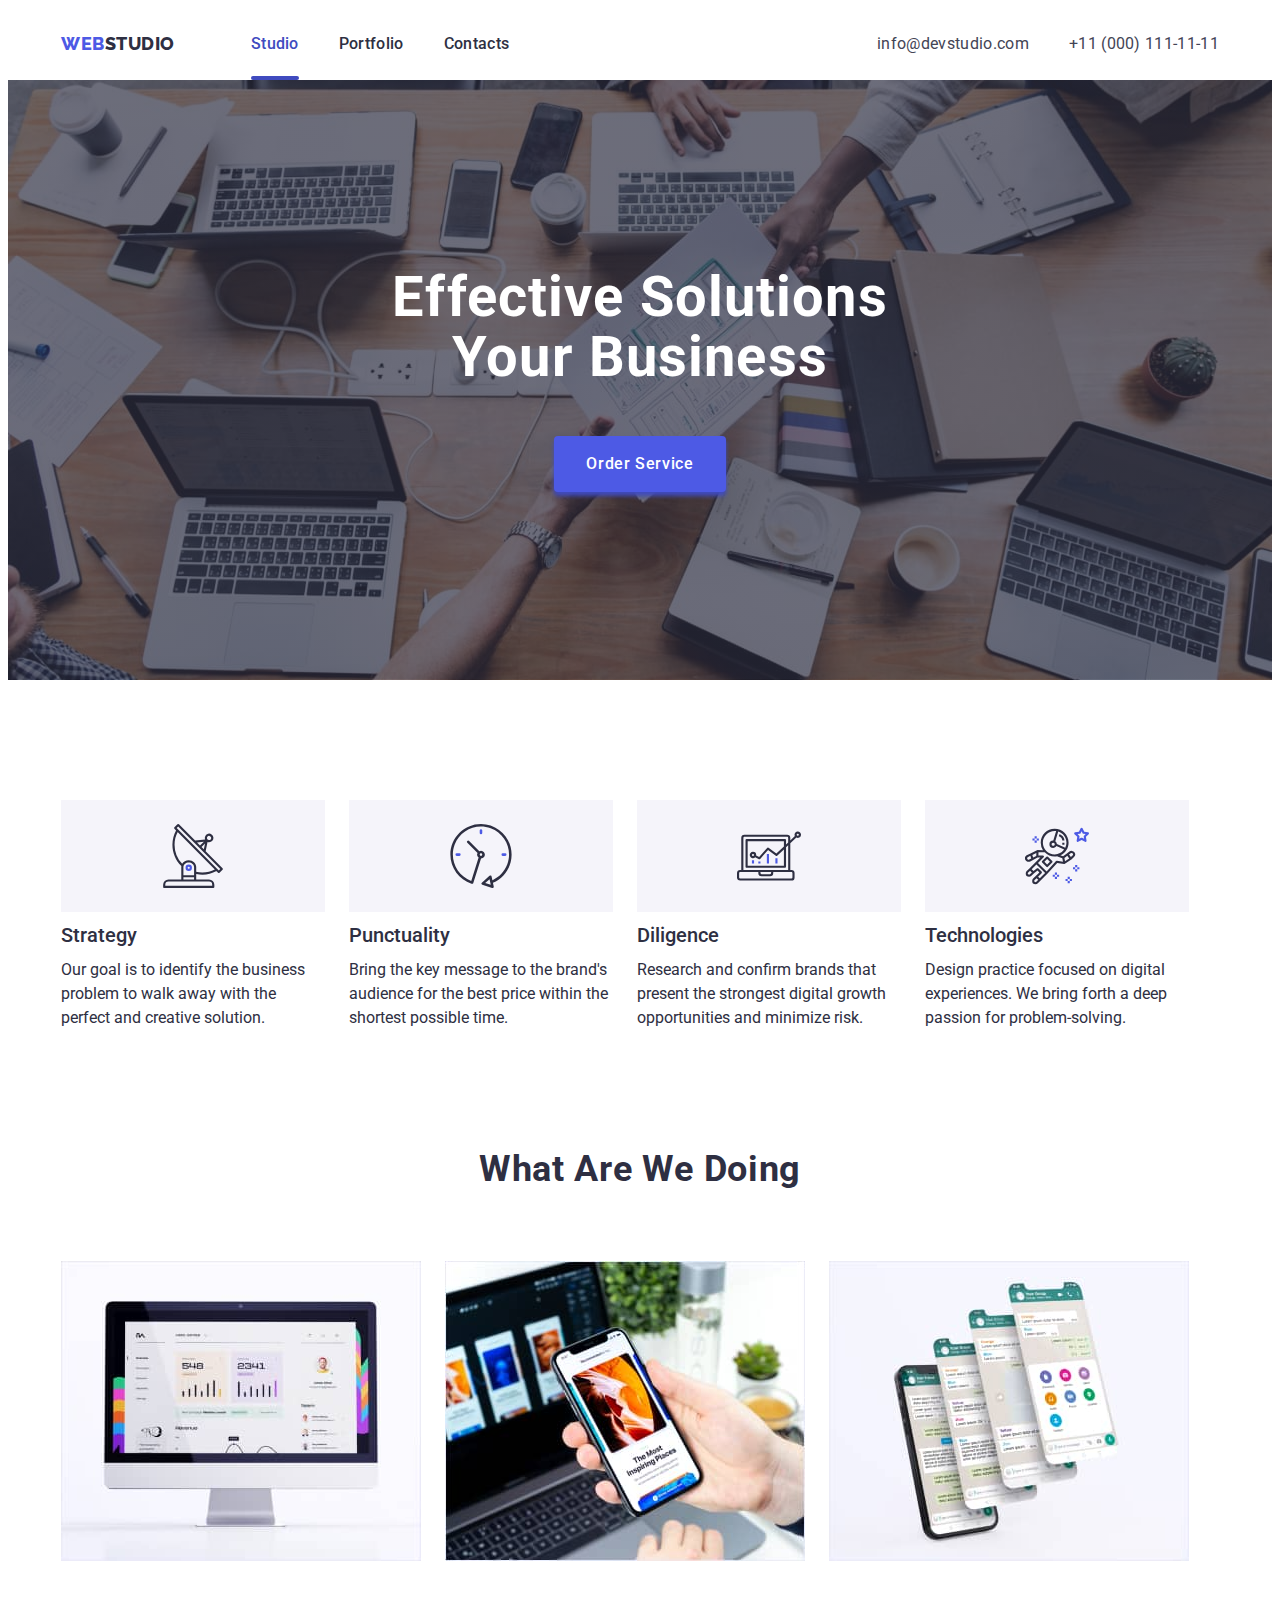
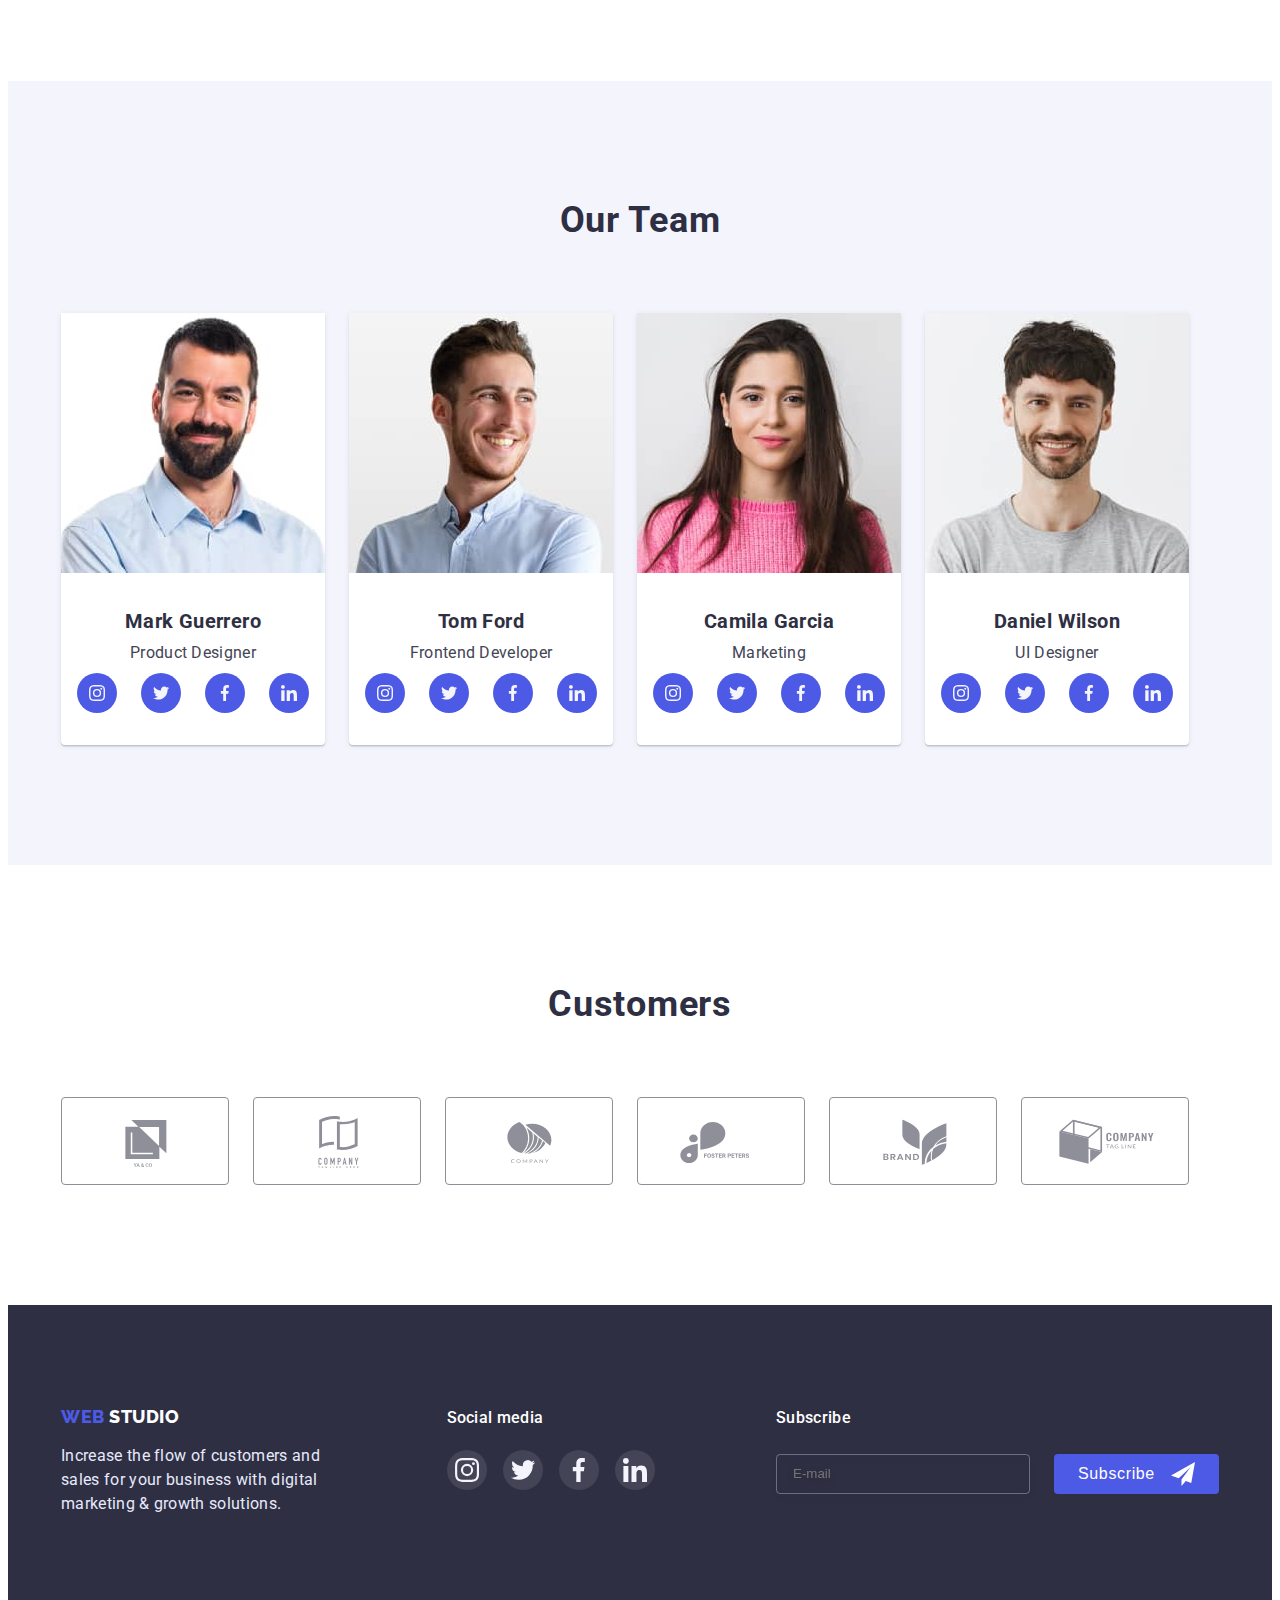
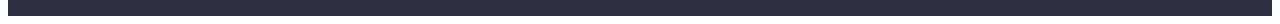
<file: index.html>
<!DOCTYPE html>
<html lang="en">
	<head>
		<meta charset="UTF-8" />
		<meta http-equiv="X-UA-Compatible" content="IE=edge" />

		<title>WebStudio</title>
		<link rel="preconnect" href="https://fonts.googleapis.com" />
		<link rel="preconnect" href="https://fonts.gstatic.com" crossorigin />
		<link
			href="https://fonts.googleapis.com/css2?family=Raleway:wght@800&family=Roboto:wght@400;500;700;900&display=swap"
			rel="stylesheet"
		/>
		<link
			rel="stylesheet"
			href="https://cdnjs.cloudflare.com/ajax/libs/modern-normalize/1.1.0/modern-normalize.min.css"
			integrity="sha512-wpPYUAdjBVSE4KJnH1VR1HeZfpl1ub8YT/NKx4PuQ5NmX2tKuGu6U/JRp5y+Y8XG2tV+wKQpNHVUX03MfMFn9Q=="
			crossorigin="anonymous"
			referrerpolicy="no-referrer"
		/>
		<link rel="stylesheet" href="./css/styles.css" />
	</head>
	<body>
		<header class="page">
			<!-- Nav Section -->

			<div class="container">
				<nav class="page-nav">
					<a class="page-nav-logo link" href="./index.html"
						><span class="first-part-logo">Web</span><span class="second-part-logo">Studio</span></a
					>
					<ul class="page-nav-list list">
						<li class="item"><a class="link current" href="./index.html">Studio</a></li>
						<li class="item"><a class="link" href="./portfolio.html">Portfolio</a></li>
						<li class="item"><a class="link" href="./studio.html">Contacts</a></li>
					</ul>
				</nav>

				<!-- /Nav Section -->

				<!-- Address  -->
				<address>
					<ul class="contacts list">
						<li class="item">
							<a class="link" href="mailto:info@devstudio.com">info@devstudio.com</a>
						</li>
						<li class="item">
							<a class="link" href="tel:+110001111111">+11 (000) 111-11-11</a>
						</li>
					</ul>
				</address>
			</div>
			<!-- /Address  -->
		</header>

		<main>
			<!-- Hero Section-->

			<section class="hero">
				<div class="container">
					<h1 class="hero-title">Effective Solutions Your Business</h1>
					<button class="hero-button" type="button" data-modal-open>Order Service</button>
				</div>
			</section>
			<!-- /Hero Section-->

			<!--Advantages Section  -->

			<section class="advantages section">
				<div class="container">
					<h2 class="advantages-title visually-hidden">Advantages</h2>
					<ul class="advantages-list list">
						<li class="item">
							<div class="thumb">
								<svg class="icon" width="64px" height="64px">
									<use href="./images/icons.svg#icon-antenna"></use>
								</svg>
							</div>
							<h3 class="title">Strategy</h3>
							<p class="text">
								Our goal is to identify the business problem to walk away with the perfect and creative solution.
							</p>
						</li>
						<li class="item">
							<div class="thumb">
								<svg class="icon" width="64px" height="64px">
									<use href="./images/icons.svg#icon-clock"></use>
								</svg>
							</div>
							<h3 class="title">Punctuality</h3>
							<p class="text">
								Bring the key message to the brand's audience for the best price within the shortest possible time.
							</p>
						</li>
						<li class="item">
							<div class="thumb">
								<svg class="icon" width="64px" height="64px">
									<use href="./images/icons.svg#icon-diagram"></use>
								</svg>
							</div>
							<h3 class="title">Diligence</h3>
							<p class="text">
								Research and confirm brands that present the strongest digital growth opportunities and minimize risk.
							</p>
						</li>
						<li class="item">
							<div class="thumb">
								<svg class="icon" width="64px" height="64px">
									<use href="./images/icons.svg#icon-astronaut"></use>
								</svg>
							</div>
							<h3 class="title">Technologies</h3>
							<p class="text">
								Design practice focused on digital experiences. We bring forth a deep passion for problem-solving.
							</p>
						</li>
					</ul>
				</div>
			</section>
			<!--/Advantages Section  -->

			<!-- Possibilities Section -->
			<section class="possibilities section">
				<div class="container">
					<h2 class="possibilities-title title">What are we doing</h2>

					<ul class="possibilities-list list">
						<li class="item">
							<img src="./images/laptop.jpg" alt="laptop" width="360" />
						</li>
						<li class="item">
							<img src="./images/telephon.jpg" alt="telephon" width="360" />
						</li>
						<li class="item">
							<img src="./images/whatsapp.jpg" alt="whatsapp" width="360" />
						</li>
					</ul>
				</div>
			</section>
			<!-- /Possibilities Section -->

			<!-- Team Section -->
			<section class="team section">
				<div class="container">
					<h2 class="team-title title">Our Team</h2>
					<ul class="team-list list">
						<li class="item">
							<img
								src="./images/mark.jpg"
								alt="Mark Guerrero
                                  Product Designer"
								width="264"
							/>

							<div class="list-information">
								<h3 class="title">Mark Guerrero</h3>
								<p class="profession">Product Designer</p>
								<ul class="social list">
									<li class="icon-item">
										<a class="link" href="https://instagram.com"
											><svg class="icon">
												<use href="./images/icons.svg#icon-instagram"></use></svg
										></a>
									</li>
									<li class="icon-item">
										<a class="link" href="https://twitter.com"
											><svg class="icon">
												<use href="./images/icons.svg#icon-twitter"></use></svg
										></a>
									</li>
									<li class="icon-item">
										<a class="link" href="https://www.facebook.com/"
											><svg class="icon">
												<use href="./images/icons.svg#icon-facebook"></use></svg
										></a>
									</li>
									<li class="icon-item">
										<a class="link" href="https://www.linkedin.com/"
											><svg class="icon">
												<use href="./images/icons.svg#icon-linkedin"></use></svg
										></a>
									</li>
								</ul>
							</div>
						</li>
						<li class="item">
							<img
								src="./images/tom.jpg"
								alt="Tom Ford
                             Frontend Developer"
								width="264"
							/>

							<div class="list-information">
								<h3 class="title">Tom Ford</h3>
								<p class="profession">Frontend Developer</p>
								<ul class="social list">
									<li class="icon-item">
										<a class="link" href="https://instagram.com"
											><svg class="icon">
												<use href="./images/icons.svg#icon-instagram"></use></svg
										></a>
									</li>
									<li class="icon-item">
										<a class="link" href="https://twitter.com"
											><svg class="icon">
												<use href="./images/icons.svg#icon-twitter"></use></svg
										></a>
									</li>
									<li class="icon-item">
										<a class="link" href="https://www.facebook.com/"
											><svg class="icon">
												<use href="./images/icons.svg#icon-facebook"></use></svg
										></a>
									</li>
									<li class="icon-item">
										<a class="link" href="https://www.linkedin.com/"
											><svg class="icon">
												<use href="./images/icons.svg#icon-linkedin"></use></svg
										></a>
									</li>
								</ul>
							</div>
						</li>
						<li class="item">
							<img
								src="./images/camila.jpg"
								alt="Camila Garcia
                                  Marketing"
								width="264"
							/>

							<div class="list-information">
								<h3 class="title">Camila Garcia</h3>
								<p class="profession">Marketing</p>
								<ul class="social list">
									<li class="icon-item">
										<a class="link" href="https://instagram.com"
											><svg class="icon">
												<use href="./images/icons.svg#icon-instagram"></use></svg
										></a>
									</li>
									<li class="icon-item">
										<a class="link" href="https://twitter.com"
											><svg class="icon">
												<use href="./images/icons.svg#icon-twitter"></use></svg
										></a>
									</li>
									<li class="icon-item">
										<a class="link" href="https://www.facebook.com/"
											><svg class="icon">
												<use href="./images/icons.svg#icon-facebook"></use></svg
										></a>
									</li>
									<li class="icon-item">
										<a class="link" href="https://www.linkedin.com/"
											><svg class="icon">
												<use href="./images/icons.svg#icon-linkedin"></use></svg
										></a>
									</li>
								</ul>
							</div>
						</li>
						<li class="item">
							<img
								src="./images/daniel.jpg"
								alt="Daniel Wilson
                                  UI Designer"
								width="264"
							/>

							<div class="list-information">
								<h3 class="title">Daniel Wilson</h3>
								<p class="profession">UI Designer</p>
								<ul class="social list">
									<li class="icon-item">
										<a class="link" href="https://instagram.com"
											><svg class="icon">
												<use href="./images/icons.svg#icon-instagram"></use></svg
										></a>
									</li>
									<li class="icon-item">
										<a class="link" href="https://twitter.com"
											><svg class="icon">
												<use href="./images/icons.svg#icon-twitter"></use></svg
										></a>
									</li>
									<li class="icon-item">
										<a class="link" href="https://www.facebook.com/"
											><svg class="icon">
												<use href="./images/icons.svg#icon-facebook"></use></svg
										></a>
									</li>
									<li class="icon-item">
										<a class="link" href="https://www.linkedin.com/"
											><svg class="icon">
												<use href="./images/icons.svg#icon-linkedin"></use></svg
										></a>
									</li>
								</ul>
							</div>
						</li>
					</ul>
				</div>
			</section>
			<!-- /Team Section -->

			<!-- Customers Section -->
			<section class="customers section">
				<div class="container">
					<h2 class="customers-title title">Customers</h2>
					<ul class="customers-list list">
						<li class="item"
							><a class="link" href="https://www.go.toya.com/"
								><svg class="icon" width="104px" height="56px">
									<use href="./images/icons.svg#icon-logo1"></use></svg></a
						></li>
						<li class="item"
							><a class="link" href="https://www.taglinehere.com"
								><svg class="icon" width="104px" height="56px">
									<use href="./images/icons.svg#icon-logo2"></use></svg></a
						></li>
						<li class="item"
							><a class="link" href="https://www.conpany.com"
								><svg class="icon" width="104px" height="56px">
									<use href="./images/icons.svg#icon-logo3"></use></svg></a
						></li>
						<li class="item"
							><a class="link" href="https://www.fosterpeters.com"
								><svg class="icon" width="104px" height="56px">
									<use href="./images/icons.svg#icon-logo4"></use></svg></a
						></li>
						<li class="item"
							><a class="link" href="https://www.brand.com"
								><svg class="icon" width="104px" height="56px">
									<use href="./images/icons.svg#icon-logo5"></use></svg></a
						></li>
						<li class="item"
							><a class="link" href="https://www.companytagline.com"
								><svg class="icon" width="104px" height="56px">
									<use href="./images/icons.svg#icon-logo6"></use></svg></a
						></li>
					</ul>
				</div>
			</section>
			<!-- /Customers Section -->
		</main>
		<!-- Footer -->
		<footer class="footer">
			<div class="container">
				<div class="footer-information">
					<a class="page-nav-logo link" href="./index.html"
						><span class="first-part-logo">Web</span> <span class="second-part-logo">Studio</span></a
					>
					<p class="information">
						Increase the flow of customers and sales for your business with digital marketing & growth solutions.
					</p>
				</div>
				<div class="social-block">
					<p class="social-block-title title">Social media</p>
					<ul class="social-list list">
						<li class="item"
							><a class="link" href="http://instagram.com"
								><svg class="icon" width="24px" height="24px">
									<use href="./images/icons.svg#icon-instagram"></use></svg></a
						></li>
						<li class="item"
							><a class="link" href="http://twitter.com"
								><svg class="icon" width="24px" height="24px">
									<use href="./images/icons.svg#icon-twitter"></use></svg></a
						></li>
						<li class="item"
							><a class="link" href="http://facebook.com"
								><svg class="icon" width="24px" height="24px">
									<use href="./images/icons.svg#icon-facebook"></use></svg></a
						></li>
						<li class="item"
							><a class="link" href="http://linkedin.com"
								><svg class="icon" width="24px" height="24px">
									<use href="./images/icons.svg#icon-linkedin"></use></svg></a
						></li>
					</ul>
				</div>
				<div class="input-block">
					<b class="call-text">Subscribe </b>
					<form class="footer-form">
						<input type="email" name="mail" class="footer-input" placeholder="E-mail" aria-label="E-mail" />

						<button class="footer-btn" type="submit"
							>Subscribe
							<svg class="btn-icon" width="24" height="24">
								<use href="./images/icons.svg#icon-send"></use>
							</svg>
						</button>
					</form>
				</div>
			</div>
		</footer>
		<!-- /Footer -->
		
		<!-- modal window -->
		<div class="backdrop is-hidden" data-modal>
			<div class="modal">
				<button type="button" class="close-btn" data-modal-close>
					<svg class="close-icon" width="8" height="8">
						<use href="./images/icons.svg#icon-close"></use>
					</svg>
				</button>
				<p class="form-title">Leave your contacts and we will call you back</p>
				<form class="form">
					<div class="form-field">
						<label for="name" class="form-label"> Name </label>
						
						<span class="icon-box">
							<input type="text" class="form-input" name="name" id="name" />
							<svg class="input-icon" width="18" height="18">
								<use href="./images/icons.svg#icon-name"></use>
							</svg>
							
						</span>
					</div>
					<div class="form-field">
						<label for="tel" class="form-label"> Phone </label>
						
						<span class="icon-box">
							<input type="tel" class="form-input" name="tel" id="tel" />
							<svg class="input-icon" width="18" height="24">
								<use href="./images/icons.svg#icon-tel"></use>
							</svg>
							
						</span>
					</div>

					<div class="form-field">
						<label class="form-label" for="mail"> Email </label>
						
						<span class="icon-box">
							<input class="form-input" type="email" name="mail" id="mail" />
							<svg class="input-icon" width="18" height="24">
								<use href="./images/icons.svg#icon-form-mail"></use>
							</svg>
							
						</span>
					</div>
					<div class="comment-field">
						<label class="comment-label" for="comment">Comment</label>
						<textarea placeholder="Text input" class="form-comment" name="comment" id="comment" rows="10"></textarea>
					</div>
					
						<label class="checkbox-field " for="checkbox">
							<input class="checkbox-input" type="checkbox" name="checkbox" id="checkbox" value="I accept the terms and conditions" required />
							<span class="checkbox"></span>
							<span class="checkbox-label">
								I accept the terms and conditions of the
							<a href="./" target="_blank" rel="noopener noreferrer" class="agreement link">Privacy Policy</a>
							</span>
						</label>
					
					<button class="sub-btn" type="submit">Send</button>
				</form>
			</div>
		</div>
		<script src="./js/modal.js"></script>
		<script src="./js/speaker-form.js"></script>
	</body>
</html>
</file>
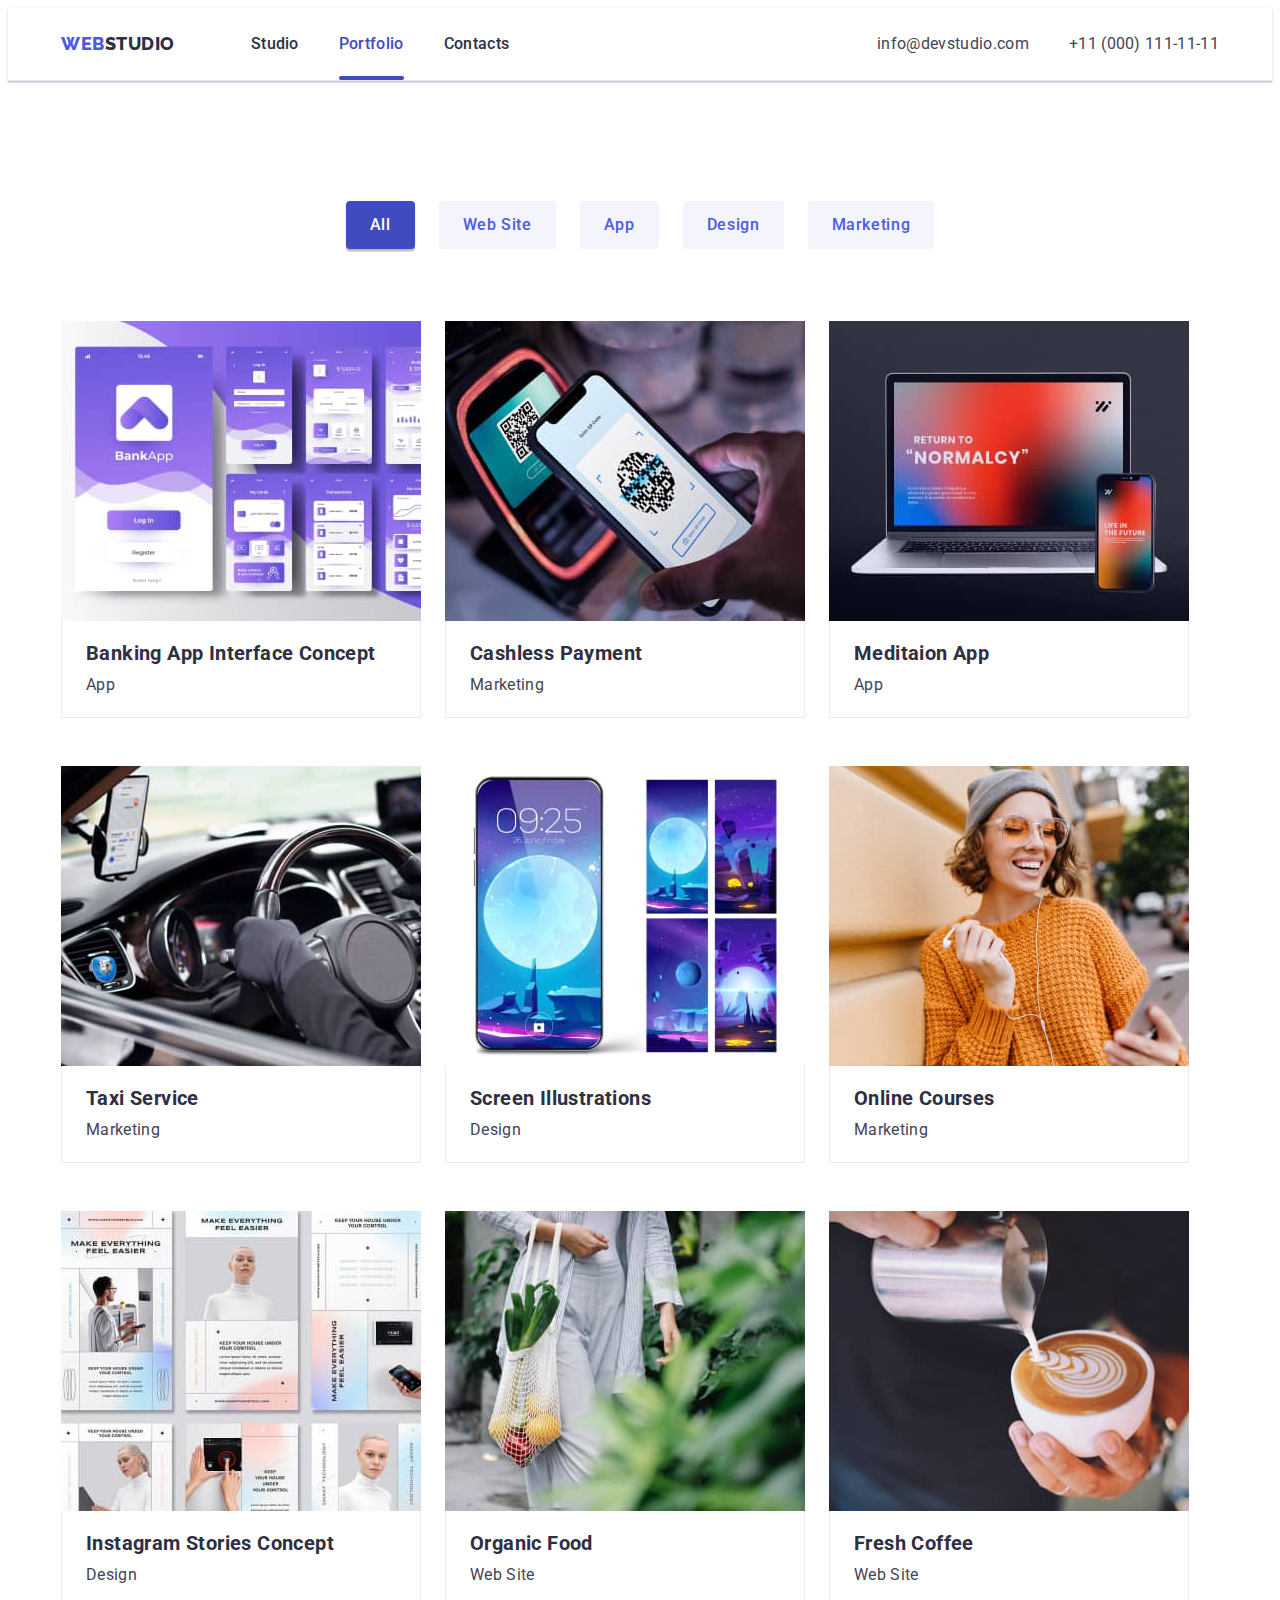
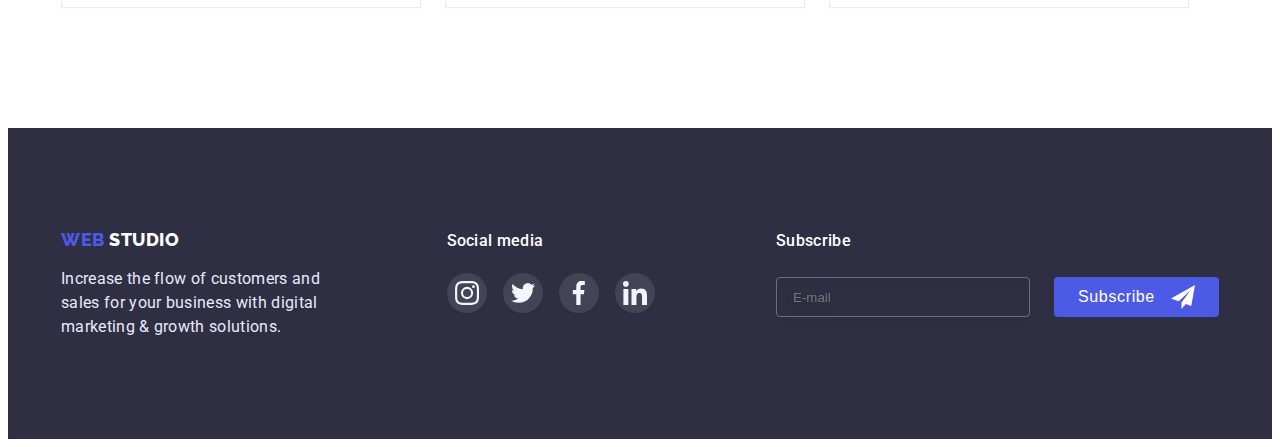
<file: portfolio.html>
<!DOCTYPE html>
<html lang="en">
	<head>
		<meta charset="UTF-8" />
		<meta http-equiv="X-UA-Compatible" content="IE=edge" />
		
		<title>WebStudio</title>
		<link rel="preconnect" href="https://fonts.googleapis.com" />
		<link rel="preconnect" href="https://fonts.gstatic.com" crossorigin />
		<link
			href="https://fonts.googleapis.com/css2?family=Raleway:wght@800&family=Roboto:wght@400;500;700;900&display=swap"
			rel="stylesheet"
		/>
		<link
			rel="stylesheet"
			href="https://cdnjs.cloudflare.com/ajax/libs/modern-normalize/1.1.0/modern-normalize.min.css"
			integrity="sha512-wpPYUAdjBVSE4KJnH1VR1HeZfpl1ub8YT/NKx4PuQ5NmX2tKuGu6U/JRp5y+Y8XG2tV+wKQpNHVUX03MfMFn9Q=="
			crossorigin="anonymous"
			referrerpolicy="no-referrer"
		/>
		<link rel="stylesheet" href="./css/styles.css" />
	</head>
	<body>
		<header class="page line">
			<!-- Nav Section -->

			<div class="container">
				<nav class="page-nav">
					<a class="page-nav-logo link" href="./index.html"
						><span class="first-part-logo">Web</span><span class="second-part-logo">Studio</span></a
					>
					<ul class="page-nav-list list">
						<li class="item"><a class="link" href="./index.html">Studio</a></li>
						<li class="item"><a class="link current" href="./portfolio.html">Portfolio</a></li>
						<li class="item"><a class="link" href="./studio.html">Contacts</a></li>
					</ul>
				</nav>

				<!-- /Nav Section -->

				<!-- Address  -->
				<address>
					<ul class="contacts list">
						<li class="item">
							<a class="link" href="mailto:info@devstudio.com">info@devstudio.com</a>
						</li>
						<li class="item">
							<a class="link" href="tel:+110001111111">+11 (000) 111-11-11</a>
						</li>
					</ul>
				</address>
			</div>
			<!-- /Address  -->
		</header>

		<main>
			<section class="portfolio section">
				<div class="container">
					<h1 class="prtfolio-title visually-hidden">Portfolio</h1>
					<ul class="portfolio-filter list">
						<li class="item"><button class="button active" type="button" >All</button></li>
						<li class="item"><button class="button" type="button" >Web Site</button></li>
						<li class="item"><button class="button" type="button" >App</button></li>
						<li class="item"><button class="button" type="button" >Design</button></li>
						<li class="item"><button class="button" type="button" >Marketing</button></li>
					</ul>
					

					<ul class="portfolio-list list">
						<li class="item">
							<a class="link" href="http://" target="_blank" rel="noreferrer noopener">
								<div class="product-thumb">
									<img src="./images/portfolio/banking.jpg" alt="banking app interface concept" width="360" />
									<div class="product-overlay">
										<p class="thumb-description">
											14 Stylish and User-Friendly App Design Concepts · Task Manager App · Calorie Tracker App · Exotic
											Fruit Ecommerce App · Cloud Storage App
										</p>
									</div>
								</div>
								<div class="card-content">
									<h2 class="card-heading">Banking App Interface Concept</h2>
									<p class="card-text">App</p>
								</div>
							</a>
						</li>
						<li class="item">
							<a class="link" href="http://" target="_blank" rel="noreferrer noopener">
								<div class="product-thumb">
									<img src="./images/portfolio/cashless.jpg" alt="cashless payment" width="360" />
									<div class="product-overlay">
										<p class="thumb-description">
											14 Stylish and User-Friendly App Design Concepts · Task Manager App · Calorie Tracker App · Exotic
											Fruit Ecommerce App · Cloud Storage App
										</p>
									</div>
								</div>
								<div class="card-content">
									<h2 class="card-heading">Cashless Payment</h2>
									<p class="card-text">Marketing</p>
								</div>
							</a>
						</li>
						<li class="item">
							<a class="link" href="http://" target="_blank" rel="noreferrer noopener">
								<div class="product-thumb">
									<img src="./images/portfolio/maditation.jpg" alt="meditaion app" width="360" />
									<div class="product-overlay">
										<p class="thumb-description">
											14 Stylish and User-Friendly App Design Concepts · Task Manager App · Calorie Tracker App · Exotic
											Fruit Ecommerce App · Cloud Storage App
										</p>
									</div>
								</div>

								<div class="card-content">
									<h2 class="card-heading">Meditaion App</h2>
									<p class="card-text">App</p>
								</div>
							</a>
						</li>
						<li class="item">
							<a class="link" href="http://" target="_blank" rel="noreferrer noopener">
								<div class="product-thumb">
									<img src="./images/portfolio/taxi.jpg" alt="taxi service" width="360" />
									<div class="product-overlay">
										<p class="thumb-description">
											14 Stylish and User-Friendly App Design Concepts · Task Manager App · Calorie Tracker App · Exotic
											Fruit Ecommerce App · Cloud Storage App
										</p>
									</div>
								</div>

								<div class="card-content">
									<h2 class="card-heading">Taxi Service</h2>
									<p class="card-text">Marketing</p>
								</div>
							</a>
						</li>
						<li class="item">
							<a class="link" href="http://" target="_blank" rel="noreferrer noopener">
								<div class="product-thumb">
									<img src="./images/portfolio/screen.jpg" alt="screen illustrations" width="360" />
									<div class="product-overlay">
										<p class="thumb-description">
											14 Stylish and User-Friendly App Design Concepts · Task Manager App · Calorie Tracker App · Exotic
											Fruit Ecommerce App · Cloud Storage App
										</p>
									</div>
								</div>

								<div class="card-content">
									<h2 class="card-heading">Screen Illustrations</h2>
									<p class="card-text">Design</p>
								</div>
							</a>
						</li>
						<li class="item">
							<a class="link" href="http://" target="_blank" rel="noreferrer noopener">
								<div class="product-thumb">
									<img src="./images/portfolio/online.jpg" alt="online courses" width="360" />
									<div class="product-overlay">
										<p class="thumb-description">
											14 Stylish and User-Friendly App Design Concepts · Task Manager App · Calorie Tracker App · Exotic
											Fruit Ecommerce App · Cloud Storage App
										</p>
									</div>
								</div>

								<div class="card-content">
									<h2 class="card-heading">Online Courses</h2>
									<p class="card-text">Marketing</p>
								</div>
							</a>
						</li>
						<li class="item">
							<a class="link" href="http://" target="_blank" rel="noreferrer noopener">
								<div class="product-thumb">
									<img src="./images/portfolio/instagram.jpg" alt="instagram stories concept" width="360" />
									<div class="product-overlay">
										<p class="thumb-description">
											14 Stylish and User-Friendly App Design Concepts · Task Manager App · Calorie Tracker App · Exotic
											Fruit Ecommerce App · Cloud Storage App
										</p>
									</div>
								</div>

								<div class="card-content">
									<h2 class="card-heading">Instagram Stories Concept</h2>
									<p class="card-text">Design</p>
								</div>
							</a>
						</li>
						<li class="item">
							<a class="link" href="http://" target="_blank" rel="noreferrer noopener">
								<div class="product-thumb">
									<img src="./images/portfolio/organic.jpg" alt="organic food" width="360" />
									<div class="product-overlay">
										<p class="thumb-description">
											14 Stylish and User-Friendly App Design Concepts · Task Manager App · Calorie Tracker App · Exotic
											Fruit Ecommerce App · Cloud Storage App
										</p>
									</div>
								</div>
								<div class="card-content">
									<h2 class="card-heading">Organic Food</h2>
									<p class="card-text">Web Site</p>
								</div>
							</a>
						</li>
						<li class="item">
							<a class="link" href="http://" target="_blank" rel="noreferrer noopener">
								<div class="product-thumb">
									<img src="./images/portfolio/fresh.jpg" alt="fresh coffee" width="360" />
									<div class="product-overlay">
										<p class="thumb-description">
											14 Stylish and User-Friendly App Design Concepts · Task Manager App · Calorie Tracker App · Exotic
											Fruit Ecommerce App · Cloud Storage App
										</p>
									</div>
								</div>
								<div class="card-content">
									<h2 class="card-heading">Fresh Coffee</h2>
									<p class="card-text">Web Site</p>
								</div>
							</a>
						</li>
					</ul>
				</div>
			</section>
		</main>
		
		<!-- Footer -->
		<footer class="footer">
			<div class="container">
				<div class="footer-information">
					<a class="page-nav-logo link" href="./index.html"
						><span class="first-part-logo">Web</span> <span class="second-part-logo">Studio</span></a
					>
					<p class="information">
						Increase the flow of customers and sales for your business with digital marketing & growth solutions.
					</p>
				</div>
				<div class="social-block">
					<h2 class="social-block-title title">Social media</h2>
					<ul class="social-list list">
						<li class="item"
							><a class="link" href="http://instagram.com"
								><svg class="icon" width="24px" height="24px">
									<use href="./images/icons.svg#icon-instagram"></use></svg></a
						></li>
						<li class="item"
							><a class="link" href="http://twitter.com"
								><svg class="icon" width="24px" height="24px">
									<use href="./images/icons.svg#icon-twitter"></use></svg></a
						></li>
						<li class="item"
							><a class="link" href="http://facebook.com"
								><svg class="icon" width="24px" height="24px">
									<use href="./images/icons.svg#icon-facebook"></use></svg></a
						></li>
						<li class="item"
							><a class="link" href="http://linkedin.com"
								><svg class="icon" width="24px" height="24px">
									<use href="./images/icons.svg#icon-linkedin"></use></svg></a
						></li>
					</ul>
				</div>
				<div class="input-block">
					<strong class="call-text">Subscribe
	
					</strong>
					<form class="footer-form">
						<input type="text" name="mail" class="footer-input" placeholder="E-mail">
						<button class="footer-btn" type="submit">Subscribe
							<svg class="btn-icon" width="24" height="24">
								<use href="./images/icons.svg#icon-send"></use>
							</svg> </button>
					</form>
				</div>
			</div>
		</footer>
		<!-- /Footer -->
		
	</body>
</html>
</file>
<file: css/styles.css>
:root {
	--primary-bg-color: #ffffff;
	--primary-font-color: #434455;
	--secondary-font-color: #2e2f42;
	--secondary-bg-color: #2e2f42;
	--logo-color: #4d5ae5;
	--section-team-bg-color: #f4f4fd;
	--footer-inf-color: #e7e9fc;
	--active-nav-color: #404bbf;
	--accent-color: #ffffff;
	--button-secondary-border-color: #e7e9fc;
	--social-icon-bg-color: #4d5ae5;
	--clients-icon-color:#8e8f99;
	--social-list-hover-footer:#31D0AA;
	--thumb-bg-color:#f5f4fa;
	--modal-bg-color:#FCFCFC;
	--product-overlay-bg-color:#4D5AE5;
	--checkbox-font-color: #757575;
}

/* Global styles */

body {
	
	font-family: "Roboto", sans-serif;
	font-weight: 400;
	font-size: 16px;
	color: var(--primary-font-color);
	background-color: var(--primary-bg-color);
}

.list {
	list-style: none;
	padding: 0;
	margin: 0;
}

.visually-hidden {
	position: absolute;
	white-space: nowrap;
	width: 1px;
	height: 1px;
	overflow: hidden;
	border: 0;
	padding: 0;
	clip: rect(0 0 0 0);
	clip-path: inset(50%);
	margin: -1px;
}

.link {
	text-decoration: none;
}
.container {
	margin: 0 auto;
	max-width: 1158px;
	padding:0 15px;
}



h1,
h2,
h3,
p,
ul {
	margin: 0;
}
.section {
	padding-top: 120px;
	padding-bottom: 120px;
}

/* Nav Section  */
.line {
    border-bottom: 1px solid var(--footer-inf-color);
	box-shadow: 0px 2px 1px rgba(46, 47, 66, 0.08), 0px 1px 1px rgba(46, 47, 66, 0.16), 0px 1px 6px rgba(46, 47, 66, 0.08);
    
}

.page .container {
	display: flex;
	align-items: center;
}

.page-nav-logo {
	display: block;
	padding-top: 24px;
	padding-bottom: 24px;

	font-family: "Raleway";
	font-weight: 800;
	font-size: 18px;
	line-height: 1.3;
	letter-spacing: 0.03em;
	text-transform: uppercase;
}
.first-part-logo {
	color: var(--logo-color);
}
.second-part-logo {
	color: var(--secondary-font-color);
}

.page-nav {
	display: flex;
	align-items: center;
}
.page-nav-list {
	display: flex;
	margin-left: 76px;
}
.page-nav-list .link {
	display: block;
}
.page-nav-list .item {
	margin-right: 40px;
}
.page-nav-list .item:last-child {
	margin-right: 0;
}

.page-nav-list .link {
	display: block;
	padding-top: 24px;
	padding-bottom: 24px;

	color: var(--secondary-font-color);
	font-weight: 500;
	font-size: 16px;
	line-height: 1.5;
	letter-spacing: 0.02em;

	transition: color 250ms cubic-bezier(0.4, 0, 0.2, 1);
}

.page-nav-list .link.current{
	position:relative;
	color:var(--active-nav-color)
}
.link.current::after{
	position:absolute;
	bottom:0;
	left:0;

	content:'';
	display:block;

	width:100%;
	height:4px;
	border-radius:4px;

	background-color:var(--active-nav-color);
}
/* /Nav Section  */

/* Contacts */

address {
	margin-left: auto;
}

.contacts {
	display: flex;
}

.contacts .link {
	display: block;
	padding-top: 24px;
	padding-bottom: 24px;
}
.contacts .item {
	margin-right: 40px;
}

.contacts .item:last-child {
	margin-right: 0;
}

.contacts .link {
	font-style: normal;
	font-size: 16px;
	line-height: 1.5;
	letter-spacing: 0.02em;
	color: var(--primary-font-color);

	transition: color 250ms cubic-bezier(0.4, 0, 0.2, 1);
}

.page-nav-list .link:hover,
.page-nav-list .link:focus,
.contacts .link:hover,
.contacts .link:focus {
	color: var(--active-nav-color);
}

/* /Contacts */

/* Hero section */
.hero {
	max-width: 1440px;
  margin-left: auto;
  margin-right: auto;
  background-color: var(--secondary-bg-color);
  background-image: linear-gradient( rgba(46, 47, 66, 0.7),rgba(46, 47, 66, 0.7)),
    url(../images/hero.jpg);
  background-size: cover;
  background-repeat: no-repeat;
  background-position: center;
	
	text-align: center;
	padding-top: 188px;
	padding-bottom: 188px;
}

.hero-title {
	margin-top: 0;
	margin-bottom: 48px;
	margin-left: auto;
	margin-right: auto;
	width: 496px;
	font-size: 56px;
	line-height: 1.07;
	text-align: center;
	letter-spacing: 0.02em;
	color: var(--accent-color);
}

.hero-button {
	padding: 16px 32px;
	min-width: 105px;
	text-align: center;
	font-family: inherit;
	font-weight: 500;
	font-size: 16px;
	line-height: 1.5;
	letter-spacing: 0.04em;
	color: var(--accent-color);
	background: var(--logo-color);
	border: none;
	box-shadow: 0px 4px 4px var(--active-nav-color);
	border-radius: 4px;
	cursor: pointer;
	transition: background-color 250ms cubic-bezier(0.4, 0, 0.2, 1);
}

.hero-button:hover,
.hero-button:focus,
.sub-btn:hover,
.sub-btn:focus,
.footer-btn:hover,
.footer-btn:focus {
	background-color: var(--active-nav-color);
}


/* /Hero section */

/* Advantages section */
.thumb {
	display: inline-flex;
	align-items: center;
	justify-content: center;
	width: 264px;
	height: 112px;
	margin-bottom: 8px;
	background-color: var(--thumb-bg-color);
}
.advantages-list {
	display: flex;
	color: var(--secondary-font-color);
}
.advantages-list .item {
	width: 264px;
}
.advantages-list .item:not(:last-child) {
	margin-right: 24px;
}
.advantages .title {
	margin-bottom: 8px;
	font-weight: 500;
	font-size: 20px;
	line-height: 1.5;
}
.advantages .text {
	font-size: 16px;
	line-height: 1.5;
}

/* /Advantages section */

/* Posibilities section */
.possibilities-list {
	display: flex;
}
.possibilities-list .item:not(:last-child) {
	margin-right: 24px;
}
.possibilities {
	padding-top: 0;
}
.possibilities-list img {
	vertical-align: bottom;
}
.possibilities-title {
	margin-bottom: 72px;
}
/* /Possibilities section */

/* Team Section */
.social {
	display: flex;
	justify-content: center;
}
.icon-item .link {
	display: flex;
	justify-content: center;
	align-items: center;
	border-radius: 50%;
	width: 40px;
	height: 40px;
	background-color: var(--social-icon-bg-color);
	fill: var(--section-team-bg-color);
	transition: background-color 250ms cubic-bezier(0.4, 0, 0.2, 1),
    fill 250ms cubic-bezier(0.4, 0, 0.2, 1);
}
.icon-item .link:hover,
.icon-item .link:focus {
	
	background-color: var(--active-nav-color);
}

.social .icon-item:not(:last-child) {
	margin-right: 24px;
}
.icon-item .icon {
	width: 16px;
	height: 16px;
	
}
.team-list {
	display: flex;
}

.team-list .item {
	width: 264px;
	background-color: var(--accent-color);
	box-shadow: 0px 1px 6px rgba(46, 47, 66, 0.08), 0px 1px 1px rgba(46, 47, 66, 0.16), 0px 2px 1px rgba(46, 47, 66, 0.08);
	border-radius: 0px 0px 4px 4px;
}

.team-list .list-information {
	padding: 32px 16px;
	
}


.team-list .item:not(:last-child) {
	margin-right: 24px;
}
.team {
	background-color: var(--section-team-bg-color);
}

.team-title {
	margin-bottom: 72px;
}

.possibilities-title,
.team-title,
.customers-title {
	font-weight: 700;
	font-size: 36px;
	line-height: 1.1;
	text-align: center;
	letter-spacing: 0.02em;
	text-transform: capitalize;
	color: var(--secondary-font-color);
}

.team-list .title {
	margin-bottom: 8px;
	font-size: 20px;
	line-height: 1.2;
	text-align: center;
	letter-spacing: 0.02em;
	color: var(--secondary-font-color);
}

.team-list .profession {
	margin-bottom: 8px;
	text-align: center;
	font-size: 16px;
	line-height: 1.5;
	letter-spacing: 0.02em;
	color: var(--primary-font-color);
}

/* /Team section */

/* Customers */

.customers-list {
	display: flex;
}
.customers-title {
	margin-bottom: 72px;
}

.customers-list .link {
	display: inline-flex;
	border: 1px solid var(--clients-icon-color);
	box-sizing: border-box;
	border-radius: 4px;
	width: 168px;
	height: 88px;
	justify-content: center;
	align-items: center;
	fill: var(--clients-icon-color);
	transition: fill 250ms cubic-bezier(0.4, 0, 0.2, 1),
    border-color 250ms cubic-bezier(0.4, 0, 0.2, 1);
}

.customers-list .link:hover ,
.customers-list .link:focus {
  fill: var(--active-nav-color);
  border-color: var(--active-nav-color);
}
.customers-list .item:not(:last-child) {
	margin-right: 24px;
}
 

/* /Customers Section */



/* Footer section */

.footer .page-nav-logo {
	display: inline-block;
	padding:0;
	margin-bottom: 16px;
}
.footer {
	background-color: var(--secondary-bg-color);
	
	
}

.footer .second-part-logo {
	color: var(--accent-color);
}
.footer .information {
	width: 264px;
	font-size: 16px;
	line-height: 1.5;
	letter-spacing: 0.02em;
	color: var(--footer-inf-color);
}

.social-list .link {
	display: flex;
	justify-content: center;
	align-items: center;
	width: 40px;
	height: 40px;
	fill:var(--section-team-bg-color) ;
	border-radius: 50%;
	background-color: var(--primary-font-color);
	transition: background-color 250ms cubic-bezier(0.4, 0, 0.2, 1);

  }
  .social-list .link:hover,
  .social-list .link:focus {
	background-color:var(--social-list-hover-footer);
  }
  .footer .social-list .item:not(:last-child) {
	margin-right: 16px;
  }

  .footer{
	padding:100px 0 100px 0;
  }
.footer .container{
	
	align-items: baseline;
	display:flex;
}
.footer .social-block{
	
	margin-left:auto;
}
  
  .social-block-title {
	
	margin-bottom: 20px;
	font-weight: 500;
	font-size: 16px;
	line-height: 1.5;
	letter-spacing: 0.02em;
	color: var(--accent-color);
  }
  
  .footer .social-list {
	display: inline-flex;
  }
  .input-block {
	
	margin-left: auto;
}
.footer-form{
	display:flex;
	align-items: center;
}

.call-text {
	display: inline-block;
	margin-bottom: 24px;
	font-weight: 500;
    font-size: 16px;
    line-height: 1.5;
    letter-spacing: 0.02em;
	color: var(--accent-color);
	
}

.footer-input {
	width: 254px;
	height: 40px;
	padding: 8px 16px;
	background-color: transparent;
	box-sizing: border-box;
	border: 1px solid rgba(255, 255, 255, 0.3);
	filter: drop-shadow(0px 4px 4px rgba(0, 0, 0, 0.15));
	border-radius: 4px;
	outline: none;
	color: rgba(255, 255, 255, 0.6);
	transition: border-color 250ms cubic-bezier(0.4, 0, 0.2, 1);

}
.form-input::placeholder{
font-size: 12px;
line-height: 2.0;
letter-spacing: 0.04em;
color: rgba(255, 255, 255, 0.6);
}

.footer-input:focus{
	border: 2px solid rgba(255, 255, 255, 0.3);
	border-color : var(--active-nav-color);
}
.footer-btn {
	display: flex;
	min-width: 165px;
	height: 40px;
	margin-left: 24px;
	padding: 8px 24px;
	background: var(--logo-color);
	border-radius: 4px;
	font-style: inherit;
	text-align: left;	
	border: none;
	font-weight: 500;
	font-size: 16px;
	line-height: 1.5;
	letter-spacing: 0.04em;	
	color: var(--accent-color);
	border-color: var(--logo-color);
	transition: background-color 250ms cubic-bezier(0.4, 0, 0.2, 1);
}

.btn-icon {
	
	margin-left: 16px;
	width: 24px;
	height: 24px;
	fill: var(--accent-color);

}
/* /Footer section */

/* Portfolio section*/

.portfolio-filter {
	display: flex;
	justify-content: center;
}
.portfolio-filter .item:not(:last-child) {
	margin-right: 24px;
}
.portfolio-filter {
	margin-bottom: 72px;
}

.portfolio .button {
	text-align: center;
	font-family: inherit;
	font-weight: 500;
	font-size: 16px;
	line-height: 1.5;
	letter-spacing: 0.04em;
	padding: 12px 24px;
	background-color: var(--section-team-bg-color);
	color: var(--logo-color);
	border-radius: 4px;
	border: none;
	cursor: pointer;
	transition: color 250ms cubic-bezier(0.4, 0, 0.2, 1),
    box-shadow 250ms cubic-bezier(0.4, 0, 0.2, 1),
    background-color 250ms cubic-bezier(0.4, 0, 0.2, 1);
}

.portfolio .active {
	color: var(--accent-color);
	background-color: var(--active-nav-color);
	box-shadow: 0px 3px 1px rgba(0, 0, 0, 0.1), 0px 2px 1px rgba(0, 0, 0, 0.08), 0px 2px 2px rgba(0, 0, 0, 0.12);
}

.portfolio .button:hover,
.portfolio .button:focus {
	color: var(--accent-color);
	background-color: var(--active-nav-color);
	box-shadow: 0px 3px 1px rgba(0, 0, 0, 0.1), 0px 2px 1px rgba(0, 0, 0, 0.08), 0px 2px 2px rgba(0, 0, 0, 0.12);
}

.product-thumb{
	position: relative;
	overflow:hidden;
}

.product-overlay{
	position: absolute;
	top: 0;
    left: 0;
	width: 100%;
	height: 100%;
	
	background-color: var(--product-overlay-bg-color);

	transform: translateY(100%);
	transition: transform 250ms cubic-bezier(0.4, 0, 0.2, 1);
}

.portfolio-list .link:hover .product-overlay,
.portfolio-list .link:focus .product-overlay {
	transform:translateY(0);
}

.thumb-description{
	position: absolute;
	padding:40px 32px;
	color: var(--section-team-bg-color);
	font-size: 16px;
	line-height: 1.5;
	letter-spacing: 0.02em;
	z-index: 2;
}

.portfolio-list img {
	vertical-align: bottom;
}
.portfolio-list {
	display: flex;
	flex-wrap: wrap;
}
.portfolio-list .item {
	width: 360px;
	margin-right: 24px;
	margin-bottom: 48px;
}

.portfolio-list .link {
	display: block;
	transition: box-shadow 250ms cubic-bezier(0.4, 0, 0.2, 1);
	
	color: inherit;
}
.portfolio-list .link:hover,
.portfolio-list .link:focus {
 box-shadow: 0px 1px 6px rgba(46, 47, 66, 0.08), 0px 1px 1px rgba(46, 47, 66, 0.16), 0px 2px 1px rgba(46, 47, 66, 0.08);

}
.card-content {
	border: 1px solid var(--button-secondary-border-color);
	border-top: none;
	padding-top: 20px;
	padding-bottom: 20px;
	padding-right: 24px;
	padding-left: 24px;
}
.portfolio-list .item:nth-child(3n) {
	margin-right: 0;
}
.portfolio-list .item:nth-last-child(-n + 3) {
	margin-bottom: 0;
}

.portfolio .card-heading {
	font-size: 20px;
	line-height: 1.2;
	letter-spacing: 0.02em;
	color: var(--secondary-font-color);
	margin-bottom: 8px;
}

.portfolio .card-text {
	font-size: 16px;
	line-height: 1.5;
	letter-spacing: 0.02em;
	color: var(--primary-font-color);
}

/* /Portfolio section*/


/* Modal window */

.backdrop{
	position:fixed;
	top:0;
	left:0;
	z-index:100;
	width:100%;
	height:100%;
	background: rgba(46, 47, 66, 0.4);
	transition: opacity 250ms cubic-bezier(0.4, 0, 0.2, 1),
    visibility 250ms cubic-bezier(0.4, 0, 0.2, 1);
}

.backdrop.is-hidden{
	opacity:0;
	pointer-events:none;
	visibility: hidden;
}

.backdrop.is-hidden .modal{
	transform: translate(-50%, -50%);
}

.modal{
	position: absolute;
	top: 50%;
	left: 50%;
	transform: translate(-50%, -50%) scale(1);
    
	max-width: 408px;
	min-height: 576px;
	padding: 72px 24px 24px 24px;
	
	background: var(--modal-bg-color);
	box-shadow: 0px 1px 1px rgba(0, 0, 0, 0.14), 0px 1px 3px rgba(0, 0, 0, 0.12), 0px 2px 1px rgba(0, 0, 0, 0.2);
	border-radius: 4px;
	transition: transform 250ms cubic-bezier(0.4, 0, 0.2, 1)

}

.close-btn{
	position: absolute;
	padding: 8px;
	top: 24px;
	right: 24px;
	border-radius: 50%;
	width: 24px;
	height: 24px;
    background: var(--button-secondary-border-color);
	border: 1px solid rgba(0, 0, 0, 0.1);
	cursor: pointer;
    transition: background-color 250ms cubic-bezier(0.4, 0, 0.2, 1),
		fill 250ms cubic-bezier(0.4, 0, 0.2, 1);
}

.close-btn:hover,
.close-btn:focus{
	background-color: var(--active-nav-color);
	fill:var(--accent-color);
}

 .close-icon{
	display: flex;
	align-items: center;
	justify-content: center;
 }	
	
/* FORM */
  .form-title{
	margin-bottom: 16px;
	font-weight: 500;
	font-size: 16px;
	line-height: 1.5;
	text-align: center;
	letter-spacing: 0.02em;
	color: var(--secondary-font-color);
  }

  .form {
	display: flex;
	flex-direction: column;
	width: 100%;
	height: 100%;
  }
  
  .form-field {
	position:relative;
	display: flex;
	flex-direction: column;
	position: relative;
	margin-bottom: 8px;
  }
  


.form-input:focus ~ .form-label {
fill: var(--product-overlay-bg-color);
}

.form-label,
.comment-label{
	margin-bottom:4px ;
	font-size: 12px;
	line-height: 1.16;
	letter-spacing: 0.01em;
	color: var(--clients-icon-color);
}

.form-input{
	display: inline-block;
	padding-left: 40px;
	width: 360px;
	height: 40px;
	border: 1px solid rgba(33, 33, 33, 0.2);
	border-radius: 4px;
	outline: none;

}
.form-input:focus{
	border: 1px solid var(--product-overlay-bg-color);
border-radius: 4px;
}
.input-icon{
	position: absolute;
	left: 16px;
	top: 50%;
	transform: translateY(-50%);
	
}
.icon-box{
	position: relative;
	
	

}
.form-input:focus + .input-icon {
	color: var(--product-overlay-bg-color);
}

.icon-box .input-icon {
	fill: currentColor;
}

.comment-field{
	display: flex;
	flex-direction: column;
	margin-bottom: 16px;
}

.form-comment{
	display: inline-block;
	resize:none;
	padding: 8px 16px;
	max-width: 100%;
	height: 120px;
	border: 1px solid rgba(33, 33, 33, 0.2);
	border-radius: 4px;

	outline: none;
}

.form-comment:focus{
border-color: var(--product-overlay-bg-color);
}

.form-comment::placeholder{
	font-size: 12px;
	line-height: 1.17;
	letter-spacing: 0.04em;
	color: rgba(117, 117, 117, 0.5);
}

.checkbox-field{
	display: flex;
	align-items: center;
	
	margin-top: 16px;
	
}
.checkbox-label{
	margin-left: 0;
	font-size: 12px;
   line-height: 1.17;
	letter-spacing: 0.04em;

	color:var(--checkbox-font-color);
	
}
.checkbox-label a{
	color:var(--logo-color);
}

.checkbox-input{
	-webkit-appearance: none;
	-moz-appearance: none;
	appearance: none;
	position: absolute;
}
.checkbox{
	width: 16px;
	height: 16px;
	margin-right: 8px;
	border: 1.25px solid var(--secondary-bg-color);
	border-radius: 2px;
/* background-image:url('../images/icon-passive.svg'); */
transition: background-image 250ms cubic-bezier(0.4, 0, 0.2, 1);
}

.checkbox-input:focus + .checkbox {
	/* background-image: url('../images/icon-passive-focus.svg'); */
	border: 2px solid var(--product-overlay-bg-color);
	border-radius: 2px;
}

.checkbox-input:checked + .checkbox{
	background-position: center;
	background-repeat: no-repeat;
	
	background-color: var(--product-overlay-bg-color);
	
	background-image: url('../images/icon-check.svg');
}

.agreement.link {
	text-decoration: underline;
	color:var(--product-overlay-bg-color) ;
}

  .sub-btn{
	min-width: 169px;
	height: 56px;
	margin-top: 24px;
	margin-left: auto;
	margin-right: auto;
	border-radius: 4px;
  
	font-style: inherit;

	font-size: 16px;
	line-height: 1.5;
	text-align: center;
	letter-spacing: 0.04em;

	color: var(--accent-color);
	background: var(--product-overlay-bg-color);
	box-shadow: 0px 4px 4px rgba(0, 0, 0, 0.15);
	border-radius: 4px;
	border-color: var(--product-overlay-bg-color);
	transition: background-color 250ms cubic-bezier(0.4, 0, 0.2, 1);
  }
</file>
